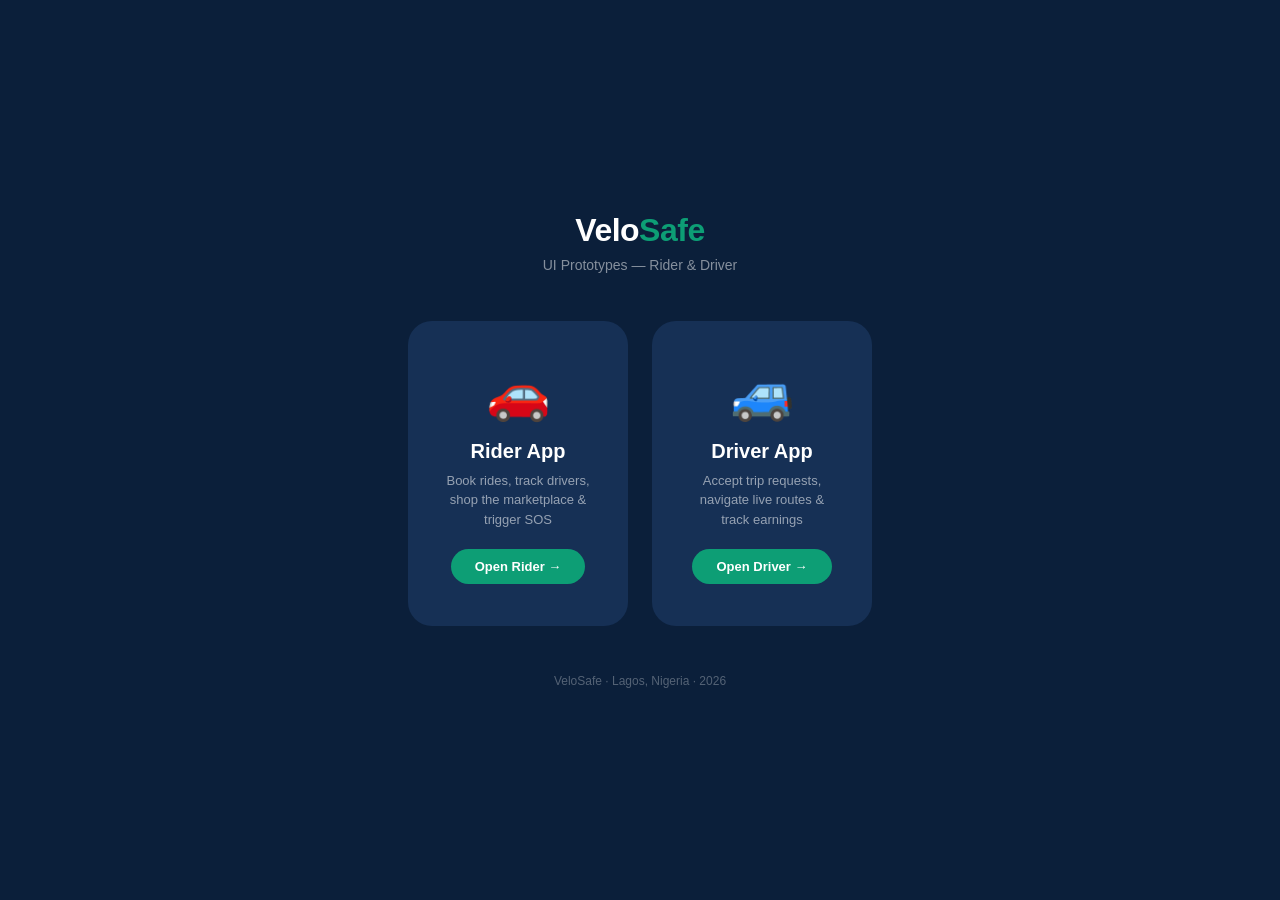
<file: index.html>
<!DOCTYPE html>
<html lang="en">
<head>
  <meta charset="UTF-8" />
  <meta name="viewport" content="width=device-width, initial-scale=1.0" />
  <title>VeloSafe UI Prototypes</title>
  <style>
    * { box-sizing: border-box; margin: 0; padding: 0; }
    body {
      font-family: 'Segoe UI', sans-serif;
      background: #0B1F3A;
      min-height: 100vh;
      display: flex;
      flex-direction: column;
      align-items: center;
      justify-content: center;
      padding: 40px 20px;
    }
    .logo { font-size: 32px; font-weight: 800; color: #fff; letter-spacing: -0.5px; margin-bottom: 8px; }
    .logo span { color: #0D9E75; }
    .tagline { font-size: 14px; color: rgba(255,255,255,0.5); margin-bottom: 48px; }
    .cards { display: flex; gap: 24px; flex-wrap: wrap; justify-content: center; }
    .card {
      background: #163055;
      border-radius: 24px;
      padding: 40px 32px;
      text-align: center;
      width: 220px;
      text-decoration: none;
      transition: transform 0.2s, background 0.2s;
      border: 2px solid transparent;
    }
    .card:hover { transform: translateY(-4px); background: #1a3a6e; border-color: #0D9E75; }
    .card .icon { font-size: 52px; margin-bottom: 16px; display: block; }
    .card h2 { font-size: 20px; font-weight: 700; color: #fff; margin-bottom: 8px; }
    .card p { font-size: 13px; color: rgba(255,255,255,0.55); line-height: 1.5; margin-bottom: 20px; }
    .card .btn {
      display: inline-block;
      background: #0D9E75;
      color: #fff;
      padding: 10px 24px;
      border-radius: 20px;
      font-size: 13px;
      font-weight: 700;
    }
    .footer { margin-top: 48px; font-size: 12px; color: rgba(255,255,255,0.3); }
  </style>
</head>
<body>
  <div class="logo">Velo<span>Safe</span></div>
  <p class="tagline">UI Prototypes — Rider &amp; Driver</p>
  <div class="cards">
    <a class="card" href="/VeloSafe-UI/rider/">
      <span class="icon">🚗</span>
      <h2>Rider App</h2>
      <p>Book rides, track drivers, shop the marketplace &amp; trigger SOS</p>
      <span class="btn">Open Rider →</span>
    </a>
    <a class="card" href="/VeloSafe-UI/driver/">
      <span class="icon">🚙</span>
      <h2>Driver App</h2>
      <p>Accept trip requests, navigate live routes &amp; track earnings</p>
      <span class="btn">Open Driver →</span>
    </a>
  </div>
  <p class="footer">VeloSafe · Lagos, Nigeria · 2026</p>
</body>
</html>
</file>
